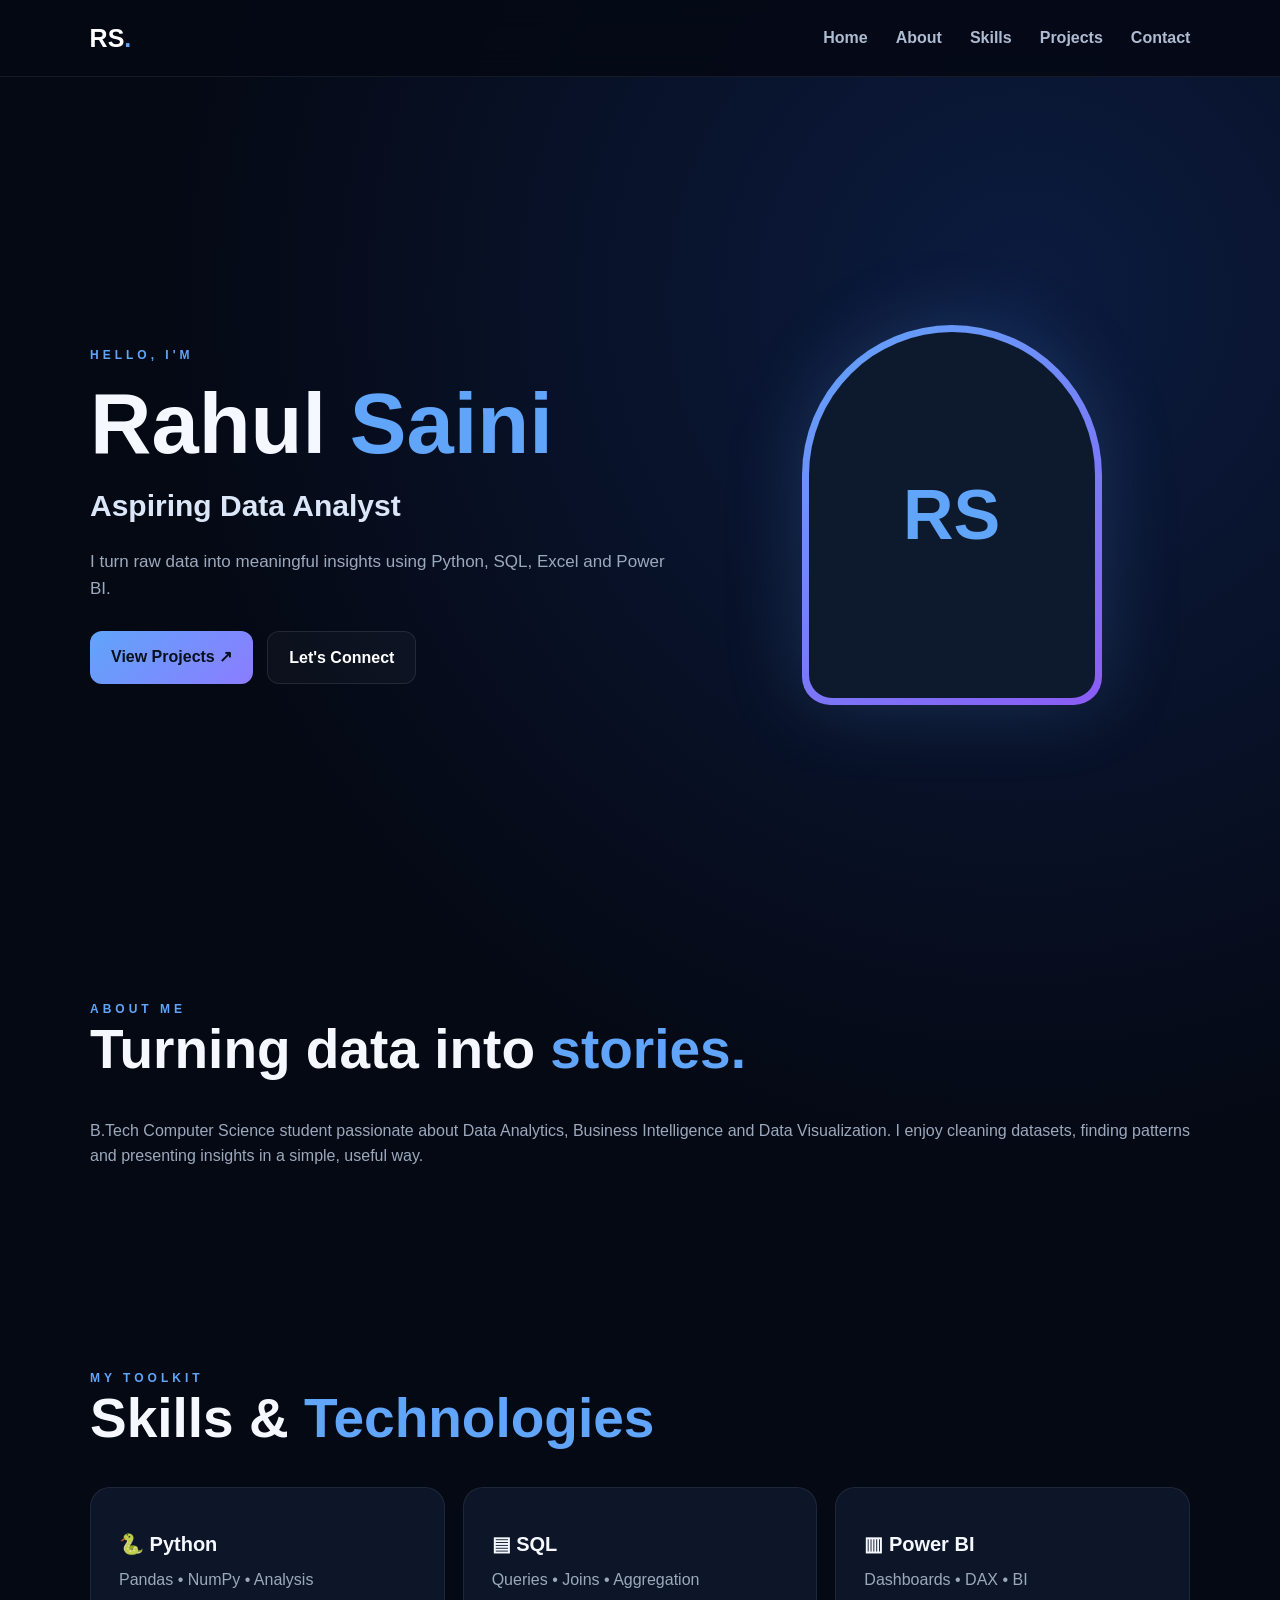
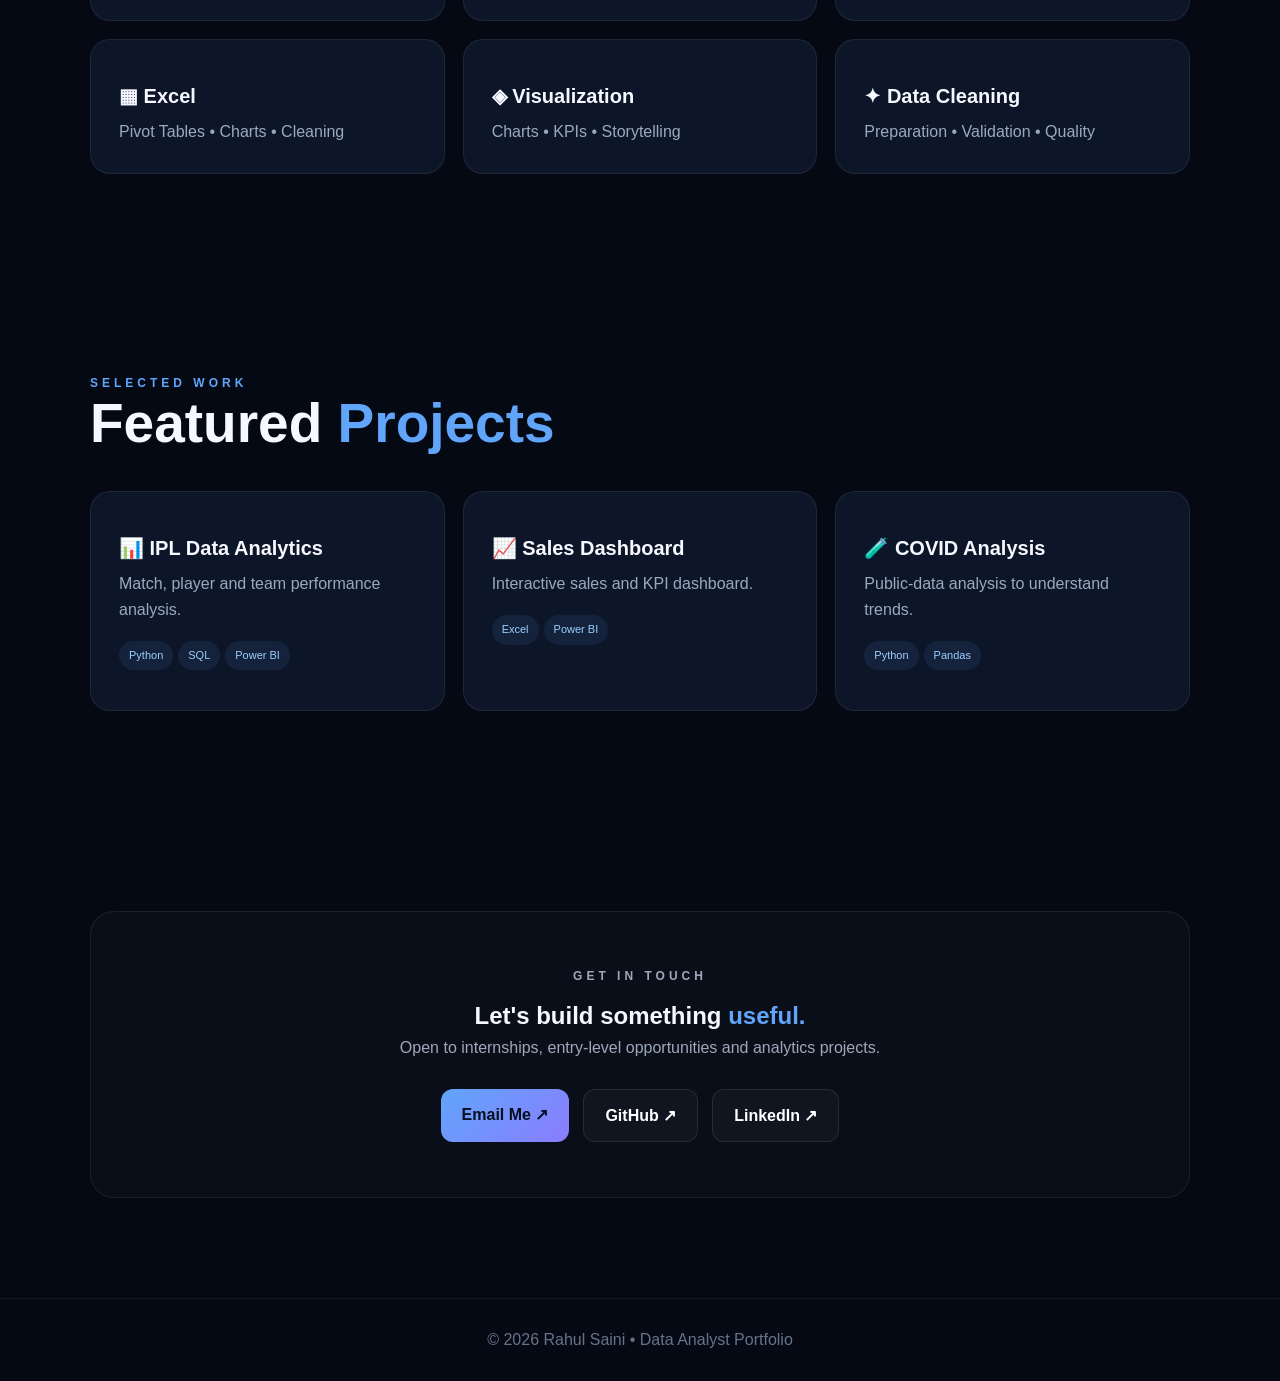
<file: index (1).html>
<!doctype html><html><head><meta charset="UTF-8"><meta name="viewport" content="width=device-width,initial-scale=1"><title>Rahul Saini | Data Analyst</title><style>
*{box-sizing:border-box;margin:0;padding:0}html{scroll-behavior:smooth}body{font-family:Arial,sans-serif;background:#050914;color:#f5f8ff;line-height:1.6;background:radial-gradient(circle at 80% 10%,#2563eb33,transparent 30%),#050914}.nav{position:fixed;top:0;width:100%;z-index:5;padding:18px 7%;display:flex;justify-content:space-between;align-items:center;background:#050914dd;backdrop-filter:blur(15px);border-bottom:1px solid #ffffff12}.logo{font-size:25px;font-weight:800;color:white;text-decoration:none}.logo span,h1 span,h2 span{color:#60a5fa}.links{display:flex;gap:28px}.links a{color:#aebbd0;text-decoration:none;font-weight:600}.hero,.section{width:min(1100px,90%);margin:auto}.hero{min-height:100vh;padding-top:130px;display:grid;grid-template-columns:1.1fr .9fr;align-items:center;gap:40px}.tag{color:#60a5fa;letter-spacing:4px;font-size:12px;font-weight:800}.hero h1{font-size:clamp(50px,8vw,85px);line-height:1.05;margin:14px 0}.hero h2{font-size:30px;color:#dbe7f8;margin-bottom:18px}.lead,.about,.card p,.contact p{color:#9ca9bd}.lead{max-width:620px;font-size:17px}.buttons{display:flex;gap:14px;flex-wrap:wrap;margin-top:28px}.btn{padding:13px 21px;border-radius:12px;text-decoration:none;font-weight:800;display:inline-block}.primary{background:linear-gradient(135deg,#60a5fa,#8b7cff);color:#07101f}.secondary{border:1px solid #ffffff18;color:white;background:#ffffff08}.visual{text-align:center}.photo{margin:auto;width:300px;height:380px;border-radius:160px 160px 30px 30px;background:linear-gradient(145deg,#60a5fa,#8b5cf6);padding:7px;box-shadow:0 0 80px #60a5fa33}.photo div{height:100%;border-radius:155px 155px 25px 25px;background:#0d1a2d;display:grid;place-items:center;font-size:70px;font-weight:800;color:#60a5fa}.section{padding:100px 0}.heading{margin-bottom:38px}.heading h2{font-size:clamp(34px,5vw,55px);line-height:1.1}.grid{display:grid;grid-template-columns:repeat(3,1fr);gap:18px}.card{padding:28px;border:1px solid #ffffff12;background:#0f192ddd;border-radius:20px;transition:.25s}.card:hover{transform:translateY(-6px);border-color:#60a5fa66}.card h3{margin:12px 0 7px;font-size:20px}.pill{display:inline-block;margin:18px 5px 0 0;padding:6px 10px;border-radius:20px;background:#60a5fa16;color:#9ccfff;font-size:11px}.project{min-height:220px}.contact{text-align:center;border:1px solid #ffffff12;background:#ffffff06;border-radius:24px;padding:55px 20px}.contact h2{margin-top:10px}footer{text-align:center;padding:28px;color:#66748b;border-top:1px solid #ffffff0d}@media(max-width:750px){.links{gap:12px;font-size:12px}.hero{grid-template-columns:1fr;text-align:center;padding-top:120px}.lead{margin:auto}.buttons{justify-content:center}.photo{width:240px;height:310px}.grid{grid-template-columns:1fr}.section{padding:75px 0}}
</style></head><body>
<nav class="nav"><a class="logo" href="#home">RS<span>.</span></a><div class="links"><a href="#home">Home</a><a href="#about">About</a><a href="#skills">Skills</a><a href="#projects">Projects</a><a href="#contact">Contact</a></div></nav>
<section id="home" class="hero"><div><p class="tag">HELLO, I'M</p><h1>Rahul <span>Saini</span></h1><h2>Aspiring Data Analyst</h2><p class="lead">I turn raw data into meaningful insights using Python, SQL, Excel and Power BI.</p><div class="buttons"><a class="btn primary" href="#projects">View Projects ↗</a><a class="btn secondary" href="#contact">Let's Connect</a></div></div><div class="visual"><div class="photo"><div>RS</div></div></div></section>
<section id="about" class="section"><div class="heading"><p class="tag">ABOUT ME</p><h2>Turning data into <span>stories.</span></h2></div><p class="about">B.Tech Computer Science student passionate about Data Analytics, Business Intelligence and Data Visualization. I enjoy cleaning datasets, finding patterns and presenting insights in a simple, useful way.</p></section>
<section id="skills" class="section"><div class="heading"><p class="tag">MY TOOLKIT</p><h2>Skills & <span>Technologies</span></h2></div><div class="grid"><div class="card"><h3>🐍 Python</h3><p>Pandas • NumPy • Analysis</p></div><div class="card"><h3>▤ SQL</h3><p>Queries • Joins • Aggregation</p></div><div class="card"><h3>▥ Power BI</h3><p>Dashboards • DAX • BI</p></div><div class="card"><h3>▦ Excel</h3><p>Pivot Tables • Charts • Cleaning</p></div><div class="card"><h3>◈ Visualization</h3><p>Charts • KPIs • Storytelling</p></div><div class="card"><h3>✦ Data Cleaning</h3><p>Preparation • Validation • Quality</p></div></div></section>
<section id="projects" class="section"><div class="heading"><p class="tag">SELECTED WORK</p><h2>Featured <span>Projects</span></h2></div><div class="grid"><div class="card project"><h3>📊 IPL Data Analytics</h3><p>Match, player and team performance analysis.</p><span class="pill">Python</span><span class="pill">SQL</span><span class="pill">Power BI</span></div><div class="card project"><h3>📈 Sales Dashboard</h3><p>Interactive sales and KPI dashboard.</p><span class="pill">Excel</span><span class="pill">Power BI</span></div><div class="card project"><h3>🧪 COVID Analysis</h3><p>Public-data analysis to understand trends.</p><span class="pill">Python</span><span class="pill">Pandas</span></div></div></section>
<section id="contact" class="section"><div class="contact"><p class="tag">GET IN TOUCH</p><h2>Let's build something <span>useful.</span></h2><p>Open to internships, entry-level opportunities and analytics projects.</p><div class="buttons" style="justify-content:center"><a class="btn primary" href="mailto:rahul9982060188@gmail.com">Email Me ↗</a><a class="btn secondary" href="https://github.com/rahulsaini-0015" target="_blank">GitHub ↗</a><a class="btn secondary" href="https://www.linkedin.com/" target="_blank">LinkedIn ↗</a></div></div></section>
<footer>© 2026 Rahul Saini • Data Analyst Portfolio</footer></body></html>
</file>
